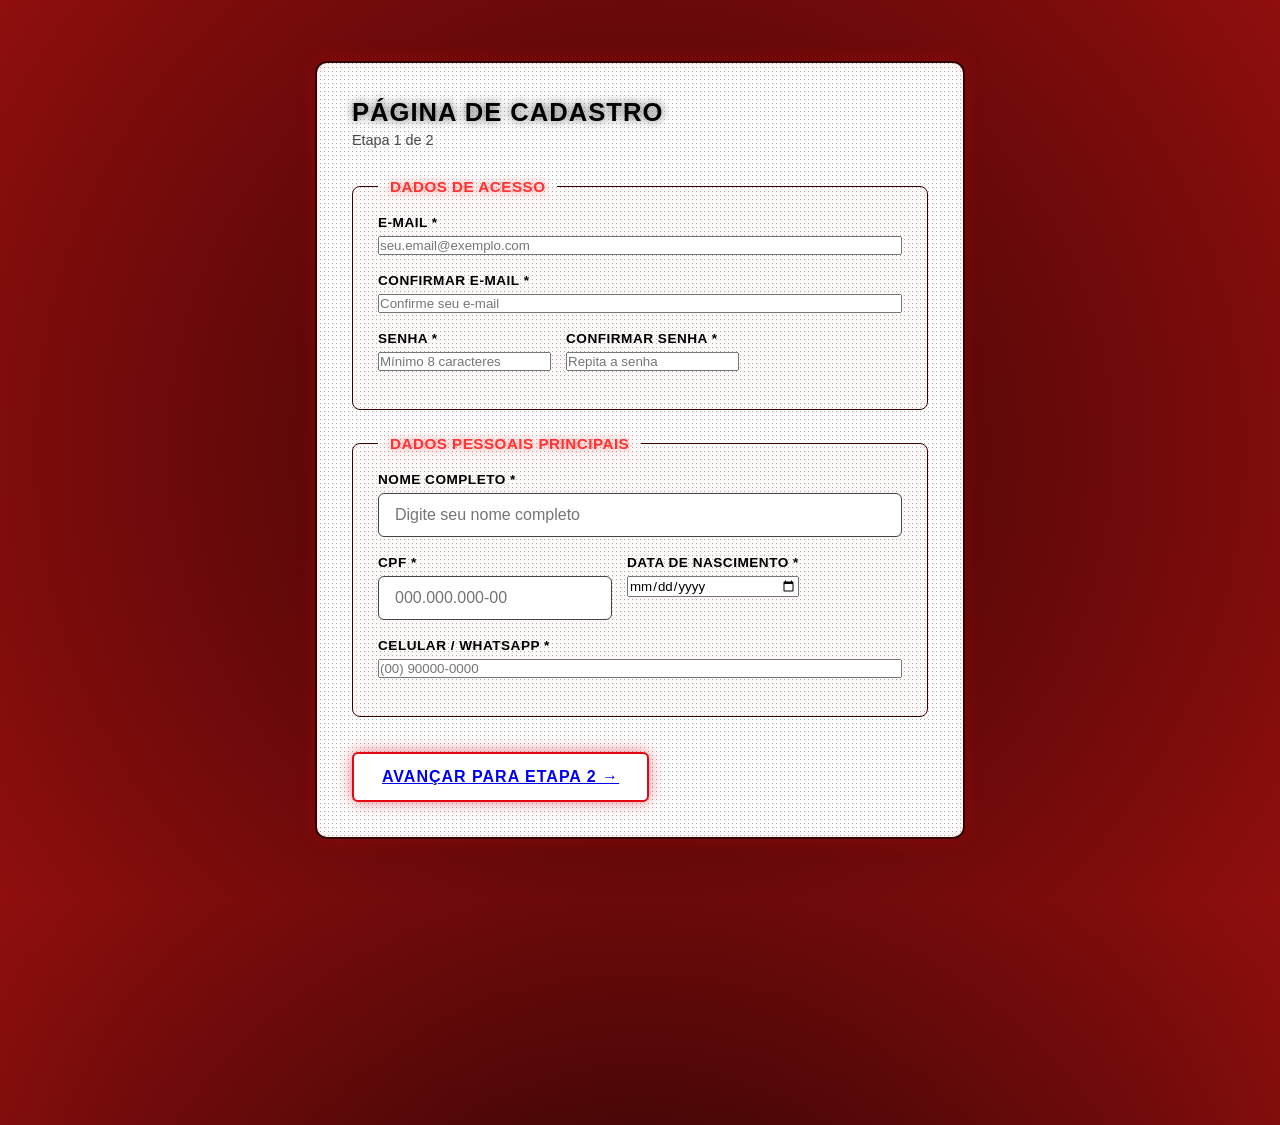
<file: index.html>
<!DOCTYPE html>
<html lang="pt-BR">
<head>
  <meta charset="UTF-8">
  <meta name="viewport" content="width=device-width, initial-scale=1.0">
  <title>Cadastro - Etapa 1 de 2</title>
  <link rel="stylesheet" href="style.css">
</head>
<body>
  <div class="form-container">
    <h2>Página de Cadastro</h2>
    <p class="step-indicator">Etapa 1 de 2</p>

    <!-- Indicador de Progresso Visual -->
    <div class="progress-bar-container">
      <div class="progress-bar step-1"></div>
    </div>

    <form id="step1-form" novalidate>
      <fieldset>
        <legend>Dados de Acesso</legend>

        <div class="form-group">
          <label for="email">E-mail *</label>
          <input type="email" id="email" name="email" placeholder="seu.email@exemplo.com" required>
          <span class="error-message" id="email-error"></span>
        </div>

        <div class="form-group">
          <label for="confirm-email">Confirmar E-mail *</label>
          <input type="email" id="confirm-email" name="confirmEmail" placeholder="Confirme seu e-mail" required>
          <span class="error-message" id="confirm-email-error"></span>
        </div>

        <div class="form-row">
          <div class="form-group col-6">
            <label for="senha">Senha *</label>
            <input type="password" id="senha" name="senha" placeholder="Mínimo 8 caracteres" required minlength="8">
            <span class="error-message" id="senha-error"></span>
          </div>

          <div class="form-group col-6">
            <label for="confirm-senha">Confirmar Senha *</label>
            <input type="password" id="confirm-senha" name="confirmSenha" placeholder="Repita a senha" required>
            <span class="error-message" id="confirm-senha-error"></span>
          </div>
        </div>
      </fieldset>

      <fieldset>
        <legend>Dados Pessoais Principais</legend>

        <div class="form-group">
          <label for="nome-completo">Nome Completo *</label>
          <input type="text" id="nome-completo" name="nomeCompleto" placeholder="Digite seu nome completo" required>
          <span class="error-message" id="nome-error"></span>
        </div>

        <div class="form-row">
          <div class="form-group col-6">
            <label for="cpf">CPF *</label>
            <input type="text" id="cpf" name="cpf" placeholder="000.000.000-00" maxlength="14" required>
            <span class="error-message" id="cpf-error"></span>
          </div>

          <div class="form-group col-6">
            <label for="data-nascimento">Data de Nascimento *</label>
            <input type="date" id="data-nascimento" name="dataNascimento" required>
            <span class="error-message" id="data-error"></span>
          </div>
        </div>

        <div class="form-group">
          <label for="celular">Celular / WhatsApp *</label>
          <input type="tel" id="celular" name="celular" placeholder="(00) 90000-0000" maxlength="15" required>
          <span class="error-message" id="celular-error"></span>
        </div>
      </fieldset>

      <div class="button-group single-button">
        <button type="submit" class="btn btn-primary"  ><a href="pagina2.html">Avançar para Etapa 2 &rarr;</button></a>
        
      </div>
    </form>
  </div>

  <script src="script.js"></script>
</body>
</html>
</file>
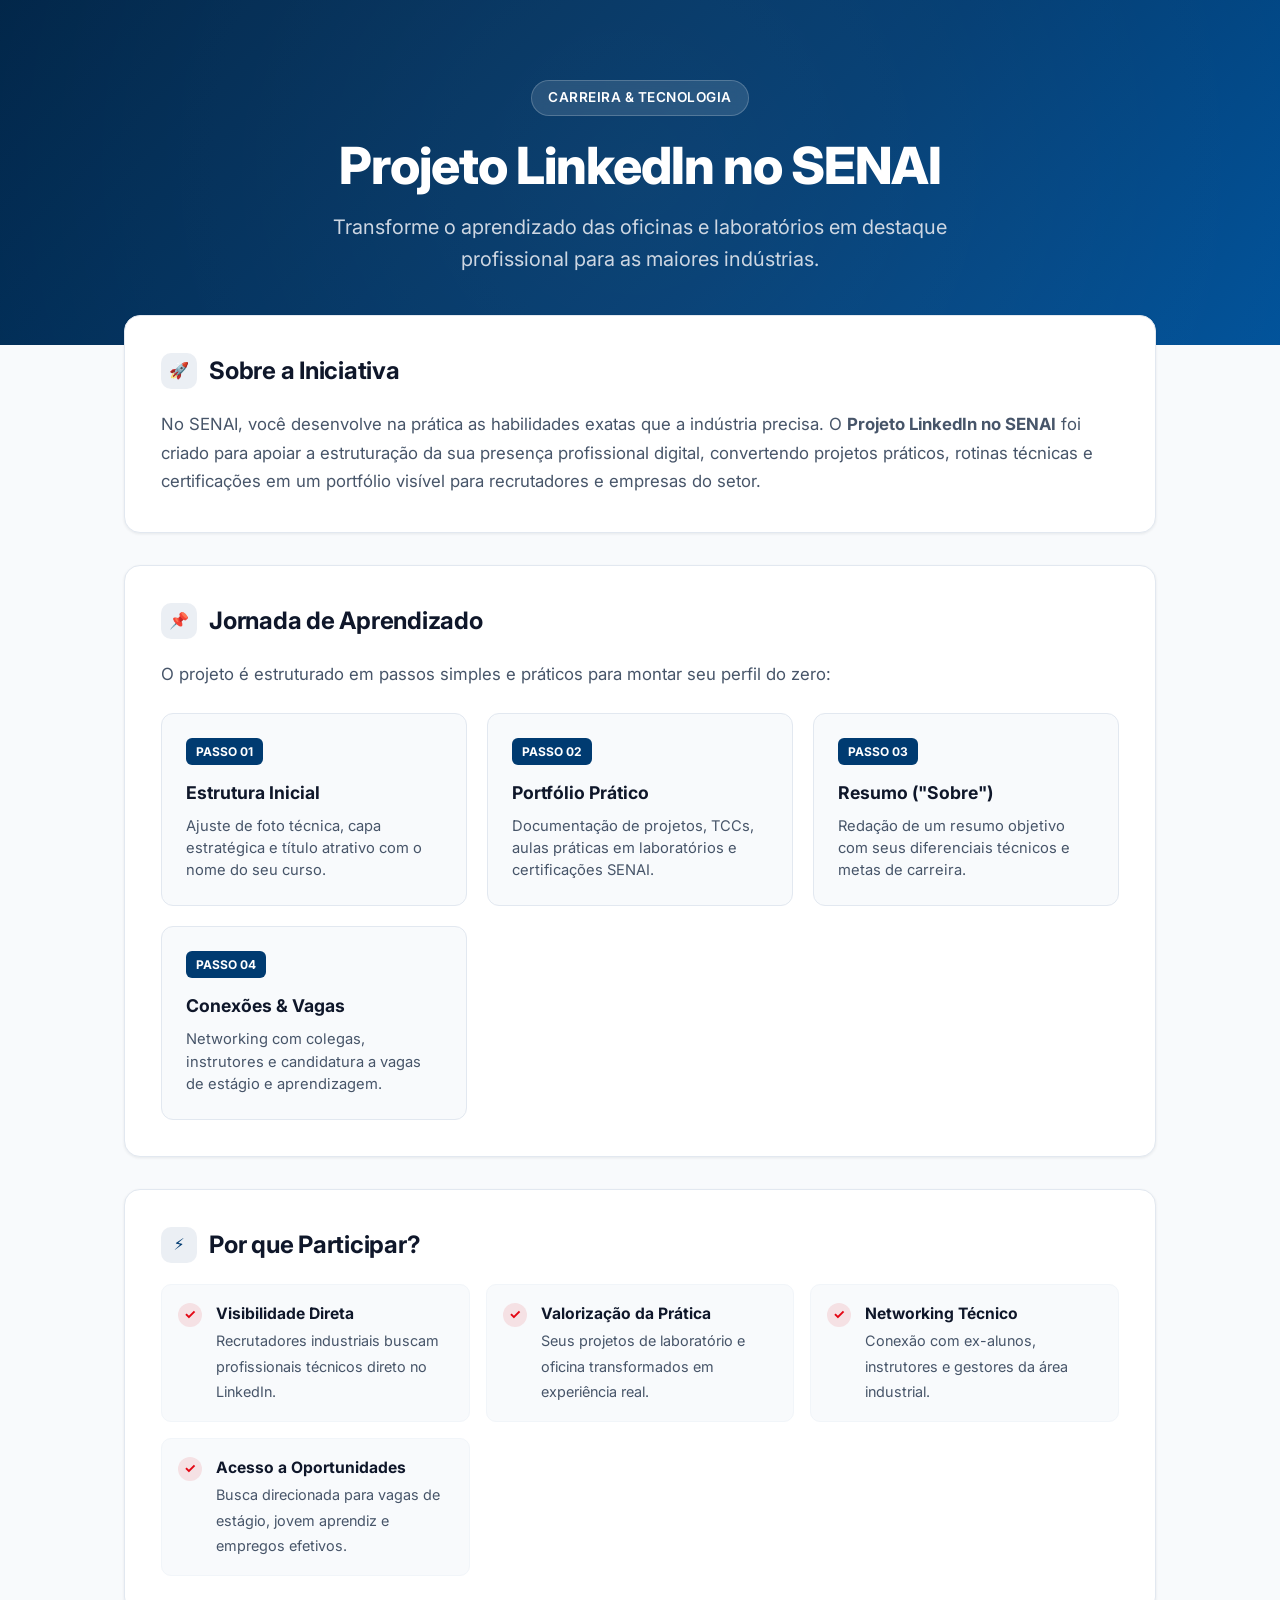
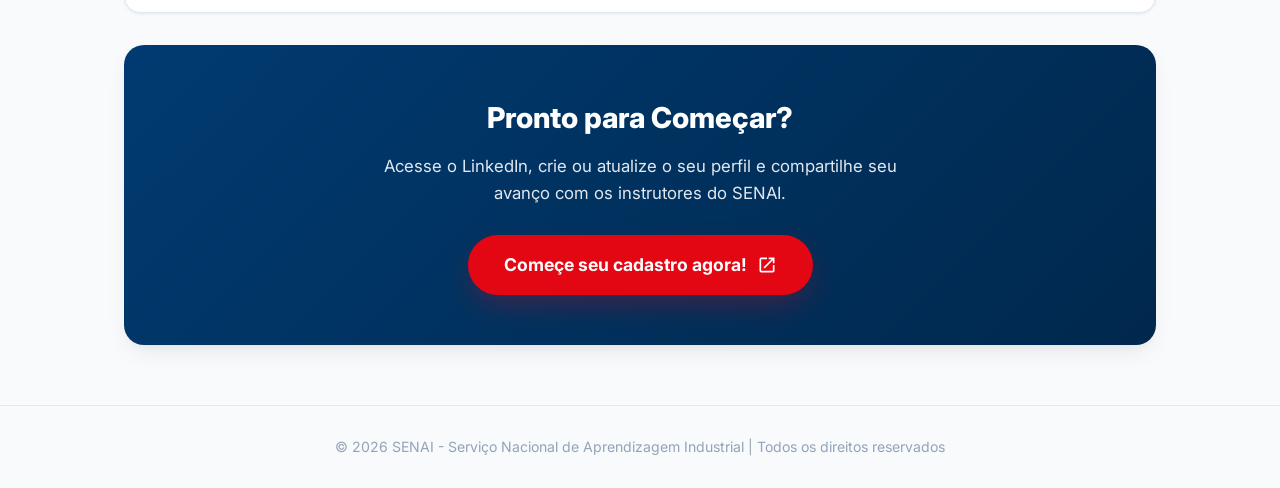
<file: pagina inicial.html>
<!DOCTYPE html>
<html lang="pt-BR">
<head>
    <meta charset="UTF-8">
    <meta name="viewport" content="width=device-width, initial-scale=1.0">
    <title>Projeto LinkedIn no SENAI</title>
    <link rel="preconnect" href="https://fonts.googleapis.com">
    <link rel="preconnect" href="https://fonts.gstatic.com" crossorigin>
    <link href="https://fonts.googleapis.com/css2?family=Inter:wght@400;500;600;700;800&display=swap" rel="stylesheet">
    <style>
        :root {
            --senai-blue: #003B71;
            --senai-blue-hover: #00284D;
            --senai-red: #E30613;
            --senai-red-hover: #B8000A;
            --linkedin-blue: #0A66C2;
            --bg-main: #F8FAFC;
            --surface-card: #FFFFFF;
            --text-primary: #0F172A;
            --text-secondary: #475569;
            --border-subtle: #E2E8F0;
            --shadow-sm: 0 1px 3px rgba(15, 23, 42, 0.08);
            --shadow-md: 0 10px 25px -5px rgba(0, 0, 0, 0.08), 0 8px 10px -6px rgba(0, 0, 0, 0.04);
            --shadow-glow: 0 12px 30px -5px rgba(227, 6, 19, 0.3);
        }

        * {
            box-sizing: border-box;
            margin: 0;
            padding: 0;
            font-family: 'Inter', system-ui, -apple-system, sans-serif;
            -webkit-font-smoothing: antialiased;
        }

        body {
            background-color: var(--bg-main);
            color: var(--text-primary);
            line-height: 1.6;
        }

        /* Hero Header */
        header {
            background: linear-gradient(135deg, #002548 0%, var(--senai-blue) 60%, #00529A 100%);
            color: #FFFFFF;
            padding: 80px 20px 70px;
            text-align: center;
            position: relative;
            overflow: hidden;
        }

        header::before {
            content: '';
            position: absolute;
            top: -50%;
            left: -50%;
            width: 200%;
            height: 200%;
            background: radial-gradient(circle, rgba(255,255,255,0.05) 0%, transparent 60%);
            pointer-events: none;
        }

        .header-tag {
            display: inline-block;
            background: rgba(255, 255, 255, 0.12);
            backdrop-filter: blur(8px);
            padding: 6px 16px;
            border-radius: 20px;
            font-size: 0.85rem;
            font-weight: 600;
            letter-spacing: 0.5px;
            text-transform: uppercase;
            margin-bottom: 20px;
            border: 1px solid rgba(255, 255, 255, 0.2);
        }

        header h1 {
            font-size: clamp(2rem, 5vw, 3.2rem);
            font-weight: 800;
            letter-spacing: -0.02em;
            line-height: 1.15;
            margin-bottom: 16px;
        }

        header p {
            font-size: clamp(1rem, 2.5vw, 1.25rem);
            color: #CBD5E1;
            max-width: 680px;
            margin: 0 auto;
            font-weight: 400;
        }

        /* Container Principal */
        .container {
            max-width: 1080px;
            margin: -30px auto 60px;
            padding: 0 24px;
            position: relative;
            z-index: 10;
        }

        /* Cards */
        .card {
            background: var(--surface-card);
            border-radius: 16px;
            padding: 36px;
            margin-bottom: 32px;
            border: 1px solid var(--border-subtle);
            box-shadow: var(--shadow-sm);
            transition: transform 0.2s ease, box-shadow 0.2s ease;
        }

        .card:hover {
            box-shadow: var(--shadow-md);
        }

        .section-header {
            display: flex;
            align-items: center;
            gap: 12px;
            margin-bottom: 20px;
        }

        .section-icon {
            width: 36px;
            height: 36px;
            background: rgba(0, 59, 113, 0.08);
            color: var(--senai-blue);
            border-radius: 10px;
            display: flex;
            align-items: center;
            justify-content: center;
            font-weight: 700;
        }

        .card h2 {
            color: var(--text-primary);
            font-size: 1.5rem;
            font-weight: 700;
            letter-spacing: -0.01em;
        }

        .intro-text {
            color: var(--text-secondary);
            font-size: 1.05rem;
            line-height: 1.7;
        }

        /* Step Grid */
        .steps-grid {
            display: grid;
            grid-template-columns: repeat(auto-fit, minmax(230px, 1fr));
            gap: 20px;
            margin-top: 24px;
        }

        .step-card {
            background: #F8FAFC;
            border: 1px solid #E2E8F0;
            border-radius: 12px;
            padding: 24px;
            position: relative;
            transition: all 0.25s ease;
        }

        .step-card:hover {
            background: #FFFFFF;
            border-color: var(--senai-blue);
            transform: translateY(-4px);
            box-shadow: var(--shadow-sm);
        }

        .step-badge {
            display: inline-block;
            background: var(--senai-blue);
            color: white;
            font-size: 0.75rem;
            font-weight: 700;
            padding: 4px 10px;
            border-radius: 6px;
            margin-bottom: 14px;
            text-transform: uppercase;
        }

        .step-title {
            font-weight: 700;
            color: var(--text-primary);
            font-size: 1.1rem;
            margin-bottom: 8px;
        }

        .step-desc {
            font-size: 0.92rem;
            color: var(--text-secondary);
            line-height: 1.5;
        }

        /* Lista de Benefícios */
        .benefits-grid {
            display: grid;
            grid-template-columns: repeat(auto-fit, minmax(280px, 1fr));
            gap: 16px;
            margin-top: 20px;
        }

        .benefit-item {
            display: flex;
            align-items: flex-start;
            gap: 14px;
            padding: 16px;
            background: #F8FAFC;
            border-radius: 10px;
            border: 1px solid #F1F5F9;
        }

        .benefit-icon {
            width: 24px;
            height: 24px;
            background: rgba(227, 6, 19, 0.1);
            color: var(--senai-red);
            border-radius: 50%;
            display: flex;
            align-items: center;
            justify-content: center;
            font-size: 0.85rem;
            font-weight: bold;
            flex-shrink: 0;
            margin-top: 2px;
        }

        .benefit-text strong {
            color: var(--text-primary);
            display: block;
            margin-bottom: 2px;
            font-size: 0.98rem;
        }

        .benefit-text span {
            color: var(--text-secondary);
            font-size: 0.9rem;
        }

        /* CTA Block */
        .cta-card {
            background: linear-gradient(135deg, var(--senai-blue) 0%, #00284D 100%);
            color: white;
            border-radius: 20px;
            padding: 50px 30px;
            text-align: center;
            box-shadow: var(--shadow-md);
            position: relative;
            overflow: hidden;
        }

        .cta-card h2 {
            font-size: 1.8rem;
            font-weight: 800;
            margin-bottom: 12px;
            color: #FFFFFF;
        }

        .cta-card p {
            color: #E2E8F0;
            max-width: 550px;
            margin: 0 auto 28px;
            font-size: 1.05rem;
        }

        .cta-button {
            display: inline-flex;
            align-items: center;
            justify-content: center;
            gap: 10px;
            background-color: var(--senai-red);
            color: white;
            text-decoration: none;
            font-weight: 700;
            font-size: 1.1rem;
            padding: 16px 36px;
            border-radius: 50px;
            transition: all 0.25s ease;
            box-shadow: var(--shadow-glow);
        }

        .cta-button:hover {
            background-color: var(--senai-red-hover);
            transform: translateY(-2px);
            box-shadow: 0 15px 35px -5px rgba(227, 6, 19, 0.45);
        }

        .cta-button svg {
            width: 20px;
            height: 20px;
            fill: currentColor;
        }

        /* Rodapé */
        footer {
            text-align: center;
            padding: 30px 20px;
            color: #94A3B8;
            font-size: 0.88rem;
            border-top: 1px solid var(--border-subtle);
        }

        @media (max-width: 640px) {
            .card {
                padding: 24px;
            }
            .cta-card {
                padding: 36px 20px;
            }
        }
    </style>
</head>
<body>

    <header>
        <span class="header-tag">Carreira & Tecnologia</span>
        <h1>Projeto LinkedIn no SENAI</h1>
        <p>Transforme o aprendizado das oficinas e laboratórios em destaque profissional para as maiores indústrias.</p>
    </header>

    <div class="container">
        
        <section class="card">
            <div class="section-header">
                <div class="section-icon">🚀</div>
                <h2>Sobre a Iniciativa</h2>
            </div>
            <p class="intro-text">
                No SENAI, você desenvolve na prática as habilidades exatas que a indústria precisa. 
                O <strong>Projeto LinkedIn no SENAI</strong> foi criado para apoiar a estruturação da sua presença profissional digital, convertendo projetos práticos, rotinas técnicas e certificações em um portfólio visível para recrutadores e empresas do setor.
            </p>
        </section>

        <section class="card">
            <div class="section-header">
                <div class="section-icon">📌</div>
                <h2>Jornada de Aprendizado</h2>
            </div>
            <p class="intro-text">O projeto é estruturado em passos simples e práticos para montar seu perfil do zero:</p>
            
            <div class="steps-grid">
                <div class="step-card">
                    <span class="step-badge">Passo 01</span>
                    <div class="step-title">Estrutura Inicial</div>
                    <p class="step-desc">Ajuste de foto técnica, capa estratégica e título atrativo com o nome do seu curso.</p>
                </div>
                <div class="step-card">
                    <span class="step-badge">Passo 02</span>
                    <div class="step-title">Portfólio Prático</div>
                    <p class="step-desc">Documentação de projetos, TCCs, aulas práticas em laboratórios e certificações SENAI.</p>
                </div>
                <div class="step-card">
                    <span class="step-badge">Passo 03</span>
                    <div class="step-title">Resumo ("Sobre")</div>
                    <p class="step-desc">Redação de um resumo objetivo com seus diferenciais técnicos e metas de carreira.</p>
                </div>
                <div class="step-card">
                    <span class="step-badge">Passo 04</span>
                    <div class="step-title">Conexões & Vagas</div>
                    <p class="step-desc">Networking com colegas, instrutores e candidatura a vagas de estágio e aprendizagem.</p>
                </div>
            </div>
        </section>

        <section class="card">
            <div class="section-header">
                <div class="section-icon">⚡</div>
                <h2>Por que Participar?</h2>
            </div>
            <div class="benefits-grid">
                <div class="benefit-item">
                    <div class="benefit-icon">✓</div>
                    <div class="benefit-text">
                        <strong>Visibilidade Direta</strong>
                        <span>Recrutadores industriais buscam profissionais técnicos direto no LinkedIn.</span>
                    </div>
                </div>
                <div class="benefit-item">
                    <div class="benefit-icon">✓</div>
                    <div class="benefit-text">
                        <strong>Valorização da Prática</strong>
                        <span>Seus projetos de laboratório e oficina transformados em experiência real.</span>
                    </div>
                </div>
                <div class="benefit-item">
                    <div class="benefit-icon">✓</div>
                    <div class="benefit-text">
                        <strong>Networking Técnico</strong>
                        <span>Conexão com ex-alunos, instrutores e gestores da área industrial.</span>
                    </div>
                </div>
                <div class="benefit-item">
                    <div class="benefit-icon">✓</div>
                    <div class="benefit-text">
                        <strong>Acesso a Oportunidades</strong>
                        <span>Busca direcionada para vagas de estágio, jovem aprendiz e empregos efetivos.</span>
                    </div>
                </div>
            </div>
        </section>

        <section class="cta-card">
            <h2>Pronto para Começar?</h2>
            <p>Acesse o LinkedIn, crie ou atualize o seu perfil e compartilhe seu avanço com os instrutores do SENAI.</p>
            <a href="http://127.0.0.1:5501/" target="_blank" rel="noopener noreferrer" class="cta-button">
                <span>Começe seu cadastro agora!</span>
                <svg viewBox="0 0 24 24"><path d="M19 19H5V5h7V3H5a2 2 0 0 0-2 2v14a2 2 0 0 0 2 2h14c1.1 0 2-.9 2-2v-7h-2v7zM14 3v2h3.59l-9.83 9.83 1.41 1.41L19 6.41V10h2V3h-7z"/></svg>
            </a>
        </section>

    </div>

    <footer>
        <p>&copy; 2026 SENAI - Serviço Nacional de Aprendizagem Industrial | Todos os direitos reservados</p>
    </footer>

</body>
</html>
</file>
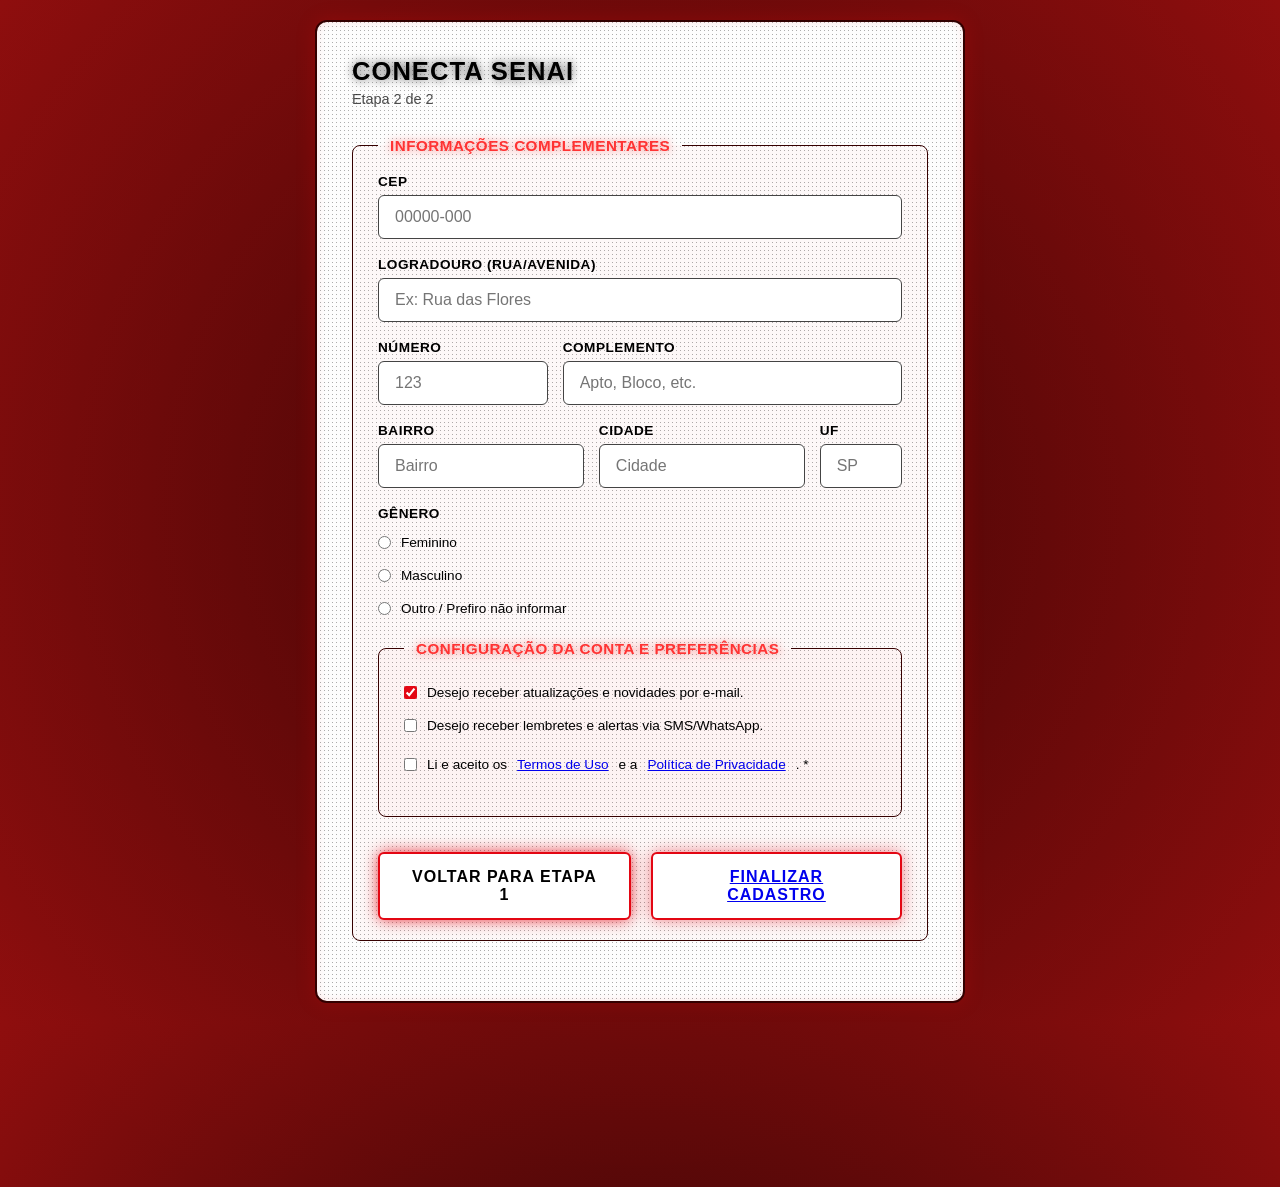
<file: pagina2.html>
<!DOCTYPE html>
<html lang="pt-BR">
<head>
  <meta charset="UTF-8">
  <meta name="viewport" content="width=device-width, initial-scale=1.0">
  <title>CONECTA SENAI - Etapa 2 de 2</title>
  <link rel="stylesheet" href="style.css">
</head>
<body>
  <div class="form-container">
    <h2>CONECTA SENAI</h2>
    <p class="step-indicator">Etapa 2 de 2</p>

    <form id="step2-form">
      <fieldset>
        <legend>Informações Complementares</legend>
        
        <div class="form-group">
          <label for="cep">CEP</label>
          <input type="text" id="cep" name="cep" placeholder="00000-000" maxlength="9" required>
        </div>

        <div class="form-group">
          <label for="logradouro">Logradouro (Rua/Avenida)</label>
          <input type="text" id="logradouro" name="logradouro" placeholder="Ex: Rua das Flores" required>
        </div>

        <div class="form-row">
          <div class="form-group col-4">
            <label for="numero">Número</label>
            <input type="text" id="numero" name="numero" placeholder="123" required>
          </div>
          <div class="form-group col-8">
            <label for="complemento">Complemento</label>
            <input type="text" id="complemento" name="complemento" placeholder="Apto, Bloco, etc.">
          </div>
        </div>

        <div class="form-row">
          <div class="form-group col-5">
            <label for="bairro">Bairro</label>
            <input type="text" id="bairro" name="bairro" placeholder="Bairro" required>
          </div>
          <div class="form-group col-5">
            <label for="cidade">Cidade</label>
            <input type="text" id="cidade" name="cidade" placeholder="Cidade" required>
          </div>
          <div class="form-group col-2">
            <label for="uf">UF</label>
            <input type="text" id="uf" name="uf" placeholder="SP" maxlength="2" required>
          </div>
        </div>

        <div class="form-group">
          <label>Gênero</label>
          <div class="radio-group">
            <label><input type="radio" name="genero" value="feminino"> Feminino</label>
            <label><input type="radio" name="genero" value="masculino"> Masculino</label>
            <label><input type="radio" name="genero" value="outro"> Outro / Prefiro não informar</label>
          </div>
        </div>

      <fieldset>
        <legend>Configuração da Conta e Preferências</legend>

        <div class="form-group checkbox-group">
          <label>
            <input type="checkbox" id="notif-email" name="notifEmail" checked> 
            Desejo receber atualizações e novidades por e-mail.
          </label>
          <label>
            <input type="checkbox" id="notif-sms" name="notifSms"> 
            Desejo receber lembretes e alertas via SMS/WhatsApp.
          </label>
        </div>

        <div class="form-group checkbox-group">
          <label>
            <input type="checkbox" id="termos" name="termos" required> 
            Li e aceito os <a href="#">Termos de Uso</a> e a <a href="#">Política de Privacidade</a>. *
          </label>
        </div>
      </fieldset>

      <div class="button-group">
        <button type="button" id="btn-voltar" class="btn btn-secondary">Voltar para Etapa 1</button>
        <button type="submit" class="btn btn-primary"><a href="pagina3.html">Finalizar Cadastro</a></button></a>
      </div>
    </form>
  </div>

  <script src="script.js"></script>
</body>
</html>
</file>
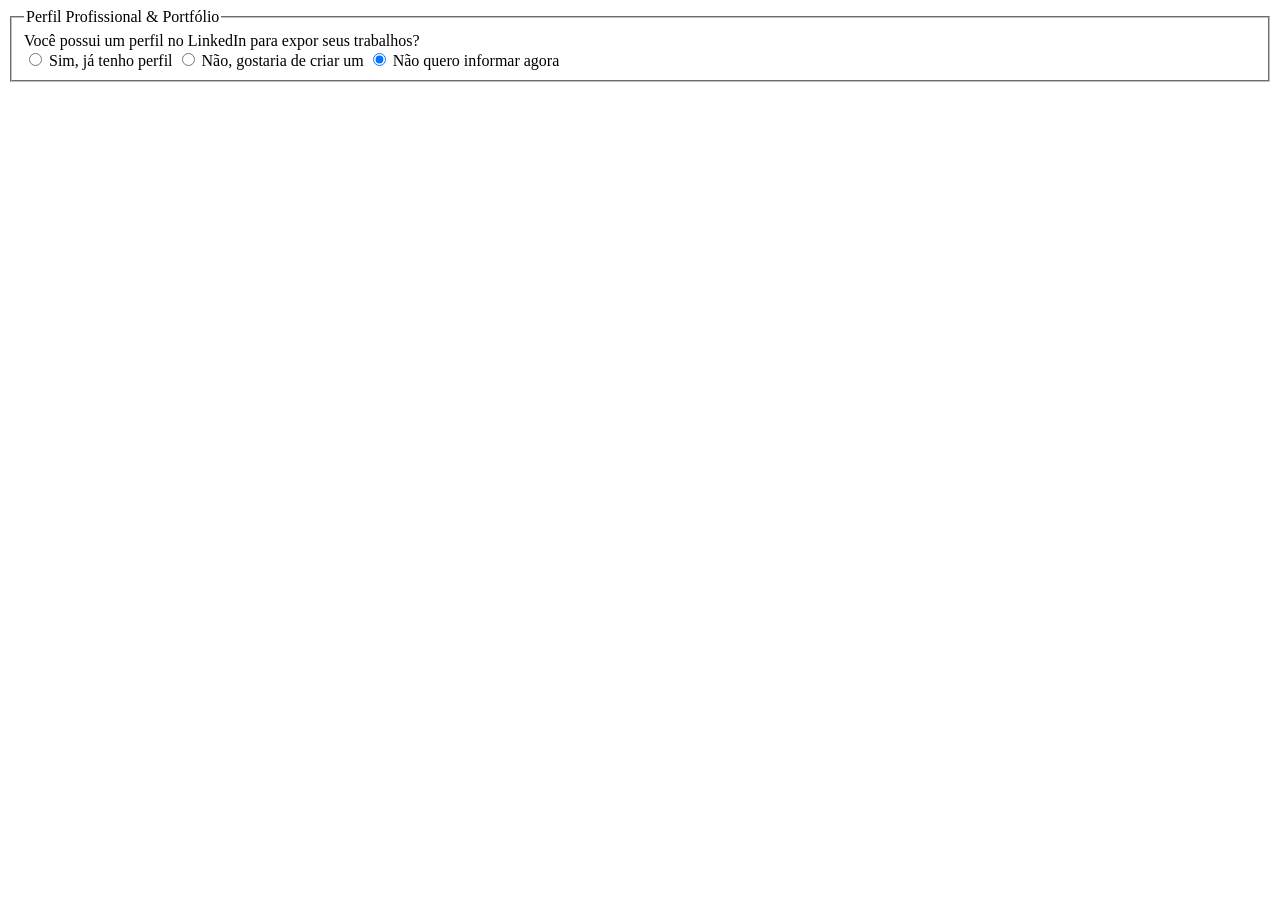
<file: pagina3.html>
<!DOCTYPE html>
<html lang="en">
<head>
    <meta charset="UTF-8">
    <meta name="viewport" content="width=device-width, initial-scale=1.0">
    <title>Document</title>
    <link rel="stylesheet" href="style3.css">
</head>
<body>
    <fieldset>
  <legend>Perfil Profissional & Portfólio</legend>

  <div class="form-group">
    <label>Você possui um perfil no LinkedIn para expor seus trabalhos?</label>
    <div class="radio-group">
      <label>
        <input type="radio" name="temLinkedin" value="sim" id="linkedin-sim"> 
        Sim, já tenho perfil
      </label>
      <label>
        <input type="radio" name="temLinkedin" value="nao" id="linkedin-nao"> 
        Não, gostaria de criar um
      </label>
      <label>
        <input type="radio" name="temLinkedin" value="ignorar" id="linkedin-ignorar" checked> 
        Não quero informar agora
      </label>
    </div>
  </div>

  <!-- Campo que aparece se o usuário já tiver LinkedIn -->
  <div class="form-group hidden" id="campo-linkedin-url">
    <label for="linkedin-url">Link do seu perfil no LinkedIn</label>
    <input type="url" id="linkedin-url" name="linkedinUrl" placeholder="https://www.linkedin.com/in/seu-perfil">
  </div>

  <!-- Guia Passo a Passo que aparece se ele marcar que deseja criar -->
  <div class="guia-linkedin hidden" id="guia-criar-linkedin">
    <h4>🚀 Passo a passo para criar seu perfil no LinkedIn:</h4>
    <ol class="step-list">
      <li>
        <strong>Acesse o site oficial:</strong> Acesse <a href="https://www.linkedin.com" target="_blank" rel="noopener">linkedin.com</a> ou baixe o aplicativo no celular.
      </li>
      <li>
        <strong>Crie sua conta:</strong> Clique em "Cadastre-se" e informe seu e-mail e uma senha segura.
      </li>
      <li>
        <strong>Adicione sua foto de perfil:</strong> Escolha uma foto nítida e com boa iluminação (de preferência com fundo neutro).
      </li>
      <li>
        <strong>Preencha suas experiências:</strong> Adicione os cargos que já ocupou e os projetos/trabalhos que desenvolveu.
      </li>
      <li>
        <strong>Copie seu link:</strong> Acesse seu perfil, copie o link da barra do navegador e cole no formulário futuramente!
      </li>
    </ol>
  </div>
</fieldset>
<script src="script3.js"></script>
</body>
</html>
</file>
<file: style.css>
/* Reinicialização e Fontes */
* {
  box-sizing: border-box;
  margin: 0;
  padding: 0;
  font-family: 'Segoe UI', Roboto, Helvetica, Arial, sans-serif;
}

body {
  /* Fundo escuro com um leve degradê radial em vermelho para profundidade */
  background: radial-gradient(circle, #2a0404 0%, #8f0e0e 100%);
  display: flex;
  justify-content: center;
  align-items: center;
  min-height: 100vh;
  padding: 20px;
  color: #1b1b1b;
  overflow: hidden;
}

/* Adiciona um efeito de luz neon vermelha no fundo do body */
body::before {
  content: '';
  position: absolute;
  width: 150%;
  height: 150%;
  background: radial-gradient(circle, rgba(255, 0, 0, 0.1) 0%, rgba(0, 0, 0, 0) 70%);
  z-index: -1;
  animation: pulseNeonBackground 8s infinite alternate;
}

@keyframes pulseNeonBackground {
  0% { opacity: 0.5; }
  100% { opacity: 1; }
}

/* Container Principal - Estilo Painel Metálico com Brilho */
.form-container {
  background-color: #fdfdfd;
  background-image: 
    linear-gradient(135deg, rgba(255,255,255,0.05) 0%, rgba(255,255,255,0) 100%),
    url('[data-uri]');
  border-radius: 12px;
  border: 2px solid #330000;
  box-shadow: 0 0 20px rgba(255, 0, 0, 0.2), inset 0 0 10px rgba(255, 0, 0, 0.1);
  padding: 35px;
  width: 100%;
  max-width: 650px;
  position: relative;
  overflow: hidden;
}

/* Título Principal */
h2 {
  color: #000000;
  text-shadow: 0 0 10px rgb(85, 85, 85);
  font-weight: 800;
  font-size: 1.6rem;
  text-transform: uppercase;
  margin-bottom: 5px;
  letter-spacing: 1px;
}

/* Indicador de Passos */
.step-indicator {
  color: rgba(0, 0, 0, 0.7);
  font-size: 0.9rem;
  font-weight: 500;
  margin-bottom: 30px;
}

/* Fieldset */
fieldset {
  border: 1px solid #360000;
  border-radius: 8px;
  padding: 20px 25px;
  margin-bottom: 25px;
  background-color: rgba(255, 0, 0, 0.02);
}

/* Legend */
legend {
  font-weight: 700;
  color: #ff3333;
  text-shadow: 0 0 8px rgba(255, 51, 51, 0.6);
  padding: 0 12px;
  text-transform: uppercase;
  font-size: 0.95rem;
  letter-spacing: 0.5px;
}

/* Grupos de Formulário */
.form-group {
  margin-bottom: 18px;
  display: flex;
  flex-direction: column;
}

.form-row {
  display: flex;
  gap: 15px;
}

.col-2 { flex: 2; }
.col-4 { flex: 4; }
.col-5 { flex: 5; }
.col-8 { flex: 8; }

/* Labels */
label {
  font-size: 0.85rem;
  font-weight: 600;
  color: #000000;
  margin-bottom: 6px;
  text-transform: uppercase;
  letter-spacing: 0.5px;
}

/* Inputs e Selects */
input[type="text"],
select {
  padding: 12px 16px;
  background-color: #ffffff;
  border: 1px solid #444;
  border-radius: 6px;
  font-size: 1rem;
  color: #000000;
  width: 100%;
  transition: all 0.3s ease;
}

input[type="text"]:focus,
select:focus {
  outline: none;
  border-color: #020202;
  box-shadow: 0 0 10px rgba(61, 61, 61, 0.5);
}

select {
  appearance: none;
  background-image: url('data:image/svg+xml;charset=US-ASCII,%3Csvg%20xmlns%3D%22http%3A%2F%2Fwww.w3.org%2F2000%2Fsvg%22%20width%3D%22292.4%22%20height%3D%22292.4%22%3E%3Cpath%20fill%3D%22%2300ffff%22%20d%3D%22M287%2069.4a17.6%2017.6%200%200%200-13-5.4H18.4c-5%200-9.3%201.8-12.9%205.4A17.6%2017.6%200%200%200%200%2082.2c0%205%201.8%209.3%205.4%2012.9l128%20127.9c3.6%203.6%207.8%205.4%2012.8%205.4s9.2-1.8%2012.8-5.4L287%2095.1c3.6%203.6%205.4%207.8%205.4%2012.8%200-5-1.8-9.3-5.4-12.9z%22%2F%3E%3C%2Fsvg%3E');
  background-repeat: no-repeat;
  background-position: right 15px top 50%;
  background-size: 12px auto;
  padding-right: 40px;
}

/* Grupos de Rádio e Checkbox */
.radio-group,
.checkbox-group {
  display: flex;
  flex-direction: column;
  gap: 12px;
  margin-top: 8px;
}

.radio-group label,
.checkbox-group label {
  display: flex;
  align-items: center;
  gap: 10px;
  font-weight: normal;
  color: #000000;
  cursor: pointer;
  text-transform: none;
  letter-spacing: 0;
}

input[type="radio"],
input[type="checkbox"] {
  accent-color: #e30613;
}

/* Grupo de Botões */
.button-group {
  display: flex;
  justify-content: space-between;
  gap: 20px;
  margin-top: 35px;
}

/* Estilo Base dos Botões */
.btn {
  padding: 14px 28px;
  border: none;
  border-radius: 6px;
  font-size: 1rem;
  font-weight: 700;
  text-transform: uppercase;
  letter-spacing: 1px;
  cursor: pointer;
  transition: all 0.3s ease;
  position: relative;
  overflow: hidden;
}

/* BOTÃO VOLTAR PARA ETAPA 1 - Fundo branco, letra preta, brilho vermelho */
.btn-secondary {
  background-color: #ffffff;
  color: #000000;
  border: 2px solid #e30613;
  box-shadow: 0 0 15px rgba(227, 6, 19, 0.8); /* Efeito de brilho vermelho */
}

.btn-secondary:hover,
.btn-secondary:active {
  background-color: #e30613;
  color: #ffffff;
  box-shadow: 0 0 25px rgba(227, 6, 19, 1); /* Brilho mais forte no hover/clique */
}

/* BOTÃO AVANÇAR / FINALIZAR CADASTRO - Fundo preto, texto branco */
.btn-primary {
  background-color: #ffffff;
  color: #ffffff; /* Texto branco (sem o roxo) */
  border: 2px solid #e30613;
  box-shadow: 0 0 15px rgba(227, 6, 19, 0.5);
}

.btn-primary:hover,
.btn-primary:active {
  background-color: #e30613; /* Fica vermelho ao clicar ou passar o mouse */
  color: #ffffff;
  border-color: #e30613;
  box-shadow: 0 0 25px rgba(227, 6, 19, 1);
}
</file>
<file: style3.css>
/* Esconde elementos dinâmicos */
.hidden {
  display: none !important;
}

/* Caixa do Passo a Passo */
.guia-linkedin {
  background-color: #eef6ff;
  border-left: 4px solid #0077b5; /* Cor oficial do LinkedIn */
  border-radius: 4px;
  padding: 15px 20px;
  margin-top: 15px;
}

.guia-linkedin h4 {
  color: #0077b5;
  font-size: 0.95rem;
  margin-bottom: 12px;
}

.step-list {
  padding-left: 20px;
  display: flex;
  flex-direction: column;
  gap: 10px;
}

.step-list li {
  font-size: 0.85rem;
  color: #333;
  line-height: 1.4;
}

.step-list a {
  color: #0077b5;
  font-weight: bold;
  text-decoration: underline;
}
</file>
